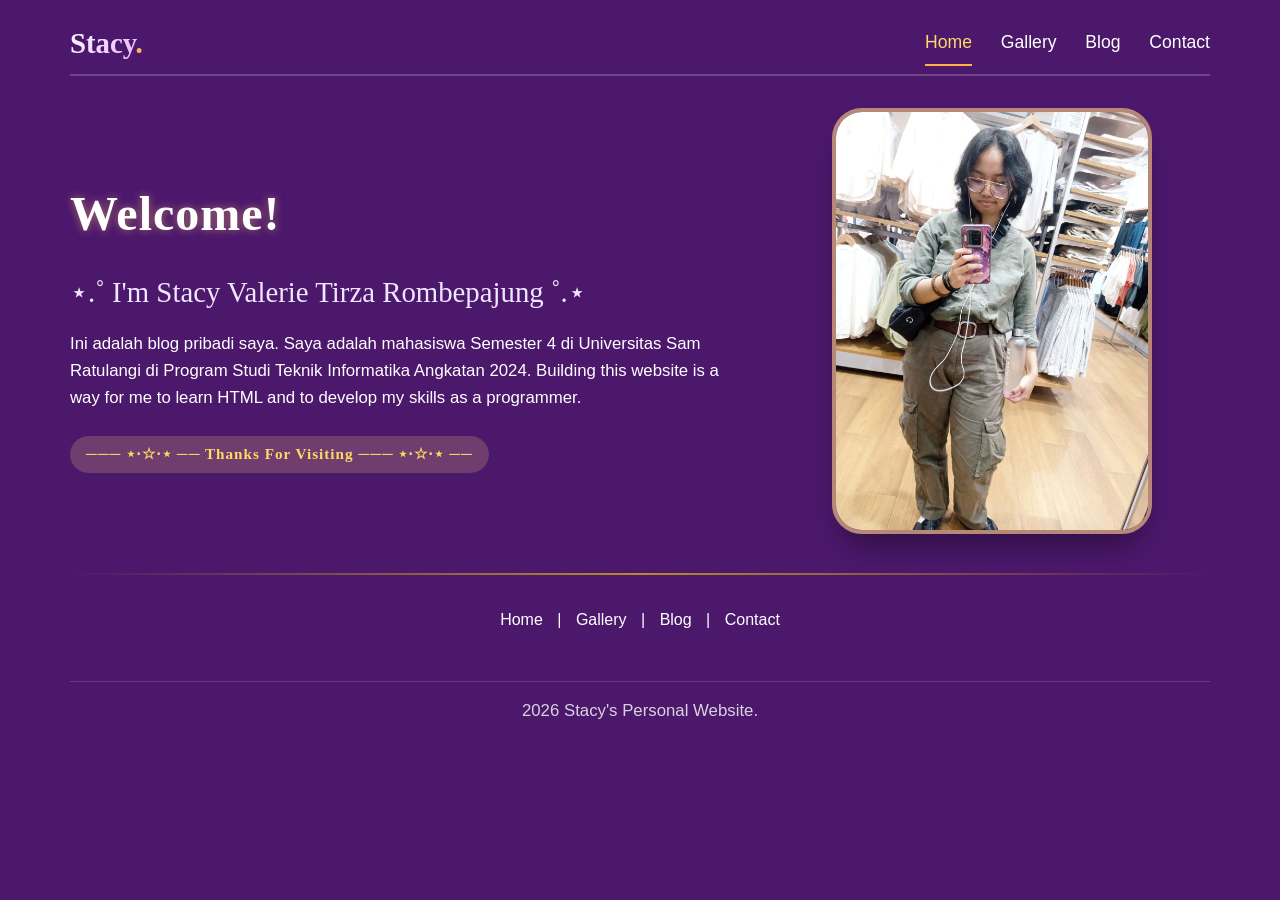
<file: index.html>
<!DOCTYPE html>
<html lang="en">
<head>
    <meta charset="UTF-8">
    <meta name="viewport" content="width=device-width, initial-scale=1.0, user-scalable=yes">
    <title>Home | Stacy Valerie</title>
    <link rel="stylesheet" href="style.css">
</head>
<body>
    <div class="wrapper">
        <header>
            <div class="container header-flex">
                <div class="logo">
                    <span>Stacy<span class="dot">.</span></span>
                </div>
                <nav class="main-nav" id="mainNav">
                    <a href="index.html" class="active">Home</a>
                    <a href="gallery.html">Gallery</a>
                    <a href="blog.html">Blog</a>
                    <a href="contact.html">Contact</a>
                    <button class="mobile-close" id="closeMenu" aria-label="Close menu">✕</button>
                </nav>
                <button class="mobile-menu-toggle" id="menuToggle" aria-label="Open menu">☰</button>
            </div>
        </header>

        <main>
            <div class="container">
                <div class="hero-grid">
                    <div class="hero-text">
                        <h1 class="glow-text">Welcome!</h1>
                        <h2>⋆.˚ I'm Stacy Valerie Tirza Rombepajung ˚.⋆</h2>
                        <p>Ini adalah blog pribadi saya. Saya adalah mahasiswa Semester 4 di Universitas Sam Ratulangi di Program Studi Teknik Informatika Angkatan 2024. Building this website is a way for me to learn HTML and to develop my skills as a programmer.</p>
                        <div class="highlight-box">
                            <h3> ─── ⋆⋅☆⋅⋆ ── Thanks For Visiting ─── ⋆⋅☆⋅⋆ ── </h3>
                        </div>
                    </div>
                    <div class="hero-image">
                        <img src="web-img/pfp.jpeg" alt="Stacy profile picture" class="profile-img">
                    </div>
                </div>
            </div>
        </main>

        <hr class="section-divider">

        <div class="bottom-nav">
            <a href="index.html">Home</a> |
            <a href="gallery.html">Gallery</a> |
            <a href="blog.html">Blog</a> |
            <a href="contact.html">Contact</a>
        </div>

        <footer>
            <div class="container">
                <p>2026 Stacy's Personal Website.</p>
            </div>
        </footer>
    </div>

    <script src="script.js"></script>
</body>
</html>
</file>
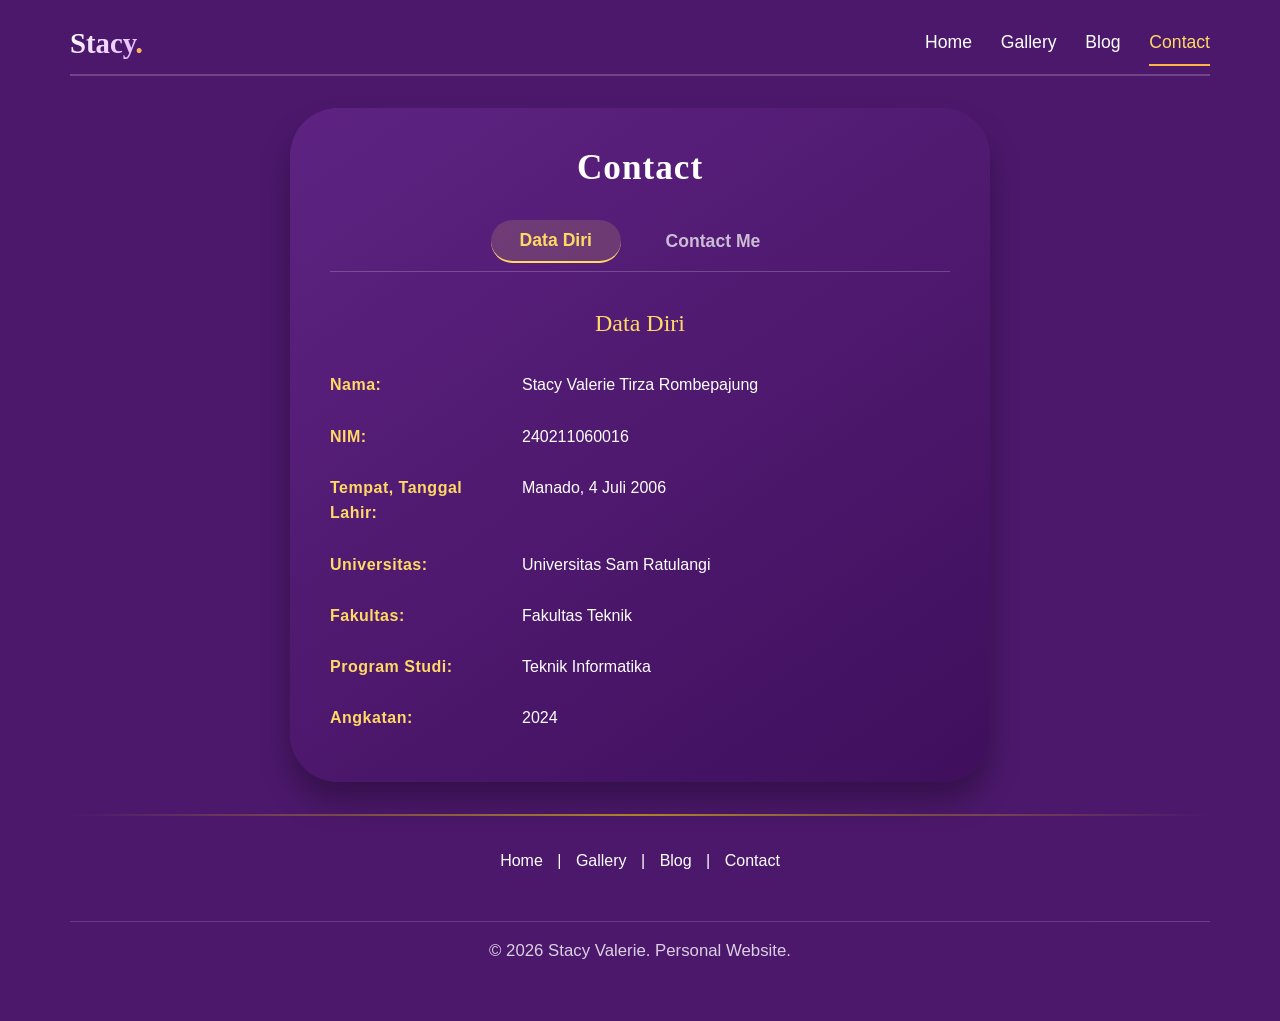
<file: contact.html>
<!DOCTYPE html>
<html lang="en">
<head>
    <meta charset="UTF-8">
    <meta name="viewport" content="width=device-width, initial-scale=1.0, user-scalable=yes">
    <title>Contact | Stacy Valerie</title>
    <link rel="stylesheet" href="style.css">
</head>
<body>
    <div class="wrapper">
        <header>
            <div class="container header-flex">
                <div class="logo">
                    <span>Stacy<span class="dot">.</span></span>
                </div>
                <nav class="main-nav" id="mainNav">
                    <a href="index.html">Home</a>
                    <a href="gallery.html">Gallery</a>
                    <a href="blog.html">Blog</a>
                    <a href="contact.html" class="active">Contact</a>
                    <button class="mobile-close" id="closeMenu" aria-label="Close menu">✕</button>
                </nav>
                <button class="mobile-menu-toggle" id="menuToggle" aria-label="Open menu">☰</button>
            </div>
        </header>

        <main>
            <div class="container">
                <div class="contact-card">
                    <h1 style="margin-bottom: 1rem; text-align: center;">Contact</h1>
                    
                    <!-- TAB BUTTONS -->
                    <div class="tab-buttons">
                        <button class="tab-btn active" data-tab="tab1">Data Diri</button>
                        <button class="tab-btn" data-tab="tab2">Contact Me</button>
                    </div>
                    
                    <!-- TAB 1: DATA DIRI -->
                    <div id="tab1" class="tab-content active">
                        <h2>Data Diri</h2>
                        <div class="contact-detail">
                            <div class="contact-label">Nama:</div>
                            <div class="contact-value">Stacy Valerie Tirza Rombepajung</div>
                        </div>
                        <div class="contact-detail">
                            <div class="contact-label">NIM:</div>
                            <div class="contact-value">240211060016</div>
                        </div>
                        <div class="contact-detail">
                            <div class="contact-label">Tempat, Tanggal Lahir:</div>
                            <div class="contact-value">Manado, 4 Juli 2006</div>
                        </div>
                        <div class="contact-detail">
                            <div class="contact-label">Universitas:</div>
                            <div class="contact-value">Universitas Sam Ratulangi</div>
                        </div>
                        <div class="contact-detail">
                            <div class="contact-label">Fakultas:</div>
                            <div class="contact-value">Fakultas Teknik</div>
                        </div>
                        <div class="contact-detail">
                            <div class="contact-label">Program Studi:</div>
                            <div class="contact-value">Teknik Informatika</div>
                        </div>
                        <div class="contact-detail">
                            <div class="contact-label">Angkatan:</div>
                            <div class="contact-value">2024</div>
                        </div>
                    </div>
                    
                    <!-- TAB 2: CONTACT ME -->
                    <div id="tab2" class="tab-content">
                        <h2>Contact Me</h2>
                        <div class="contact-detail">
                            <div class="contact-label">Email:</div>
                            <div class="contact-value">stacyrombepajung06@gmail.com</div>
                        </div>
                        <div class="contact-detail">
                            <div class="contact-label">Instagram:</div>
                            <div class="contact-value">@stcy__.__.____</div>
                        </div>
                        <div class="contact-detail">
                            <div class="contact-label">WhatsApp:</div>
                            <div class="contact-value">+62-823-4879-5241</div>
                        </div>
                        <div class="contact-detail">
                            <div class="contact-label">LinkedIn:</div>
                            <div class="contact-value">
                                <a href="https://www.linkedin.com/in/stacy-rombepajung/" target="_blank" class="contact-link">linkedin.com/in/stacy-rombepajung</a>
                            </div>
                        </div>
                    </div>
                </div>
            </div>
        </main>

        <hr class="section-divider">

        <div class="bottom-nav">
            <a href="index.html">Home</a> |
            <a href="gallery.html">Gallery</a> |
            <a href="blog.html">Blog</a> |
            <a href="contact.html">Contact</a>
        </div>

        <footer>
            <div class="container">
                <p>&copy; 2025 Stacy Valerie. Personal Website.</p>
            </div>
        </footer>
    </div>

    <script src="script.js"></script>
</body>
</html>
</file>
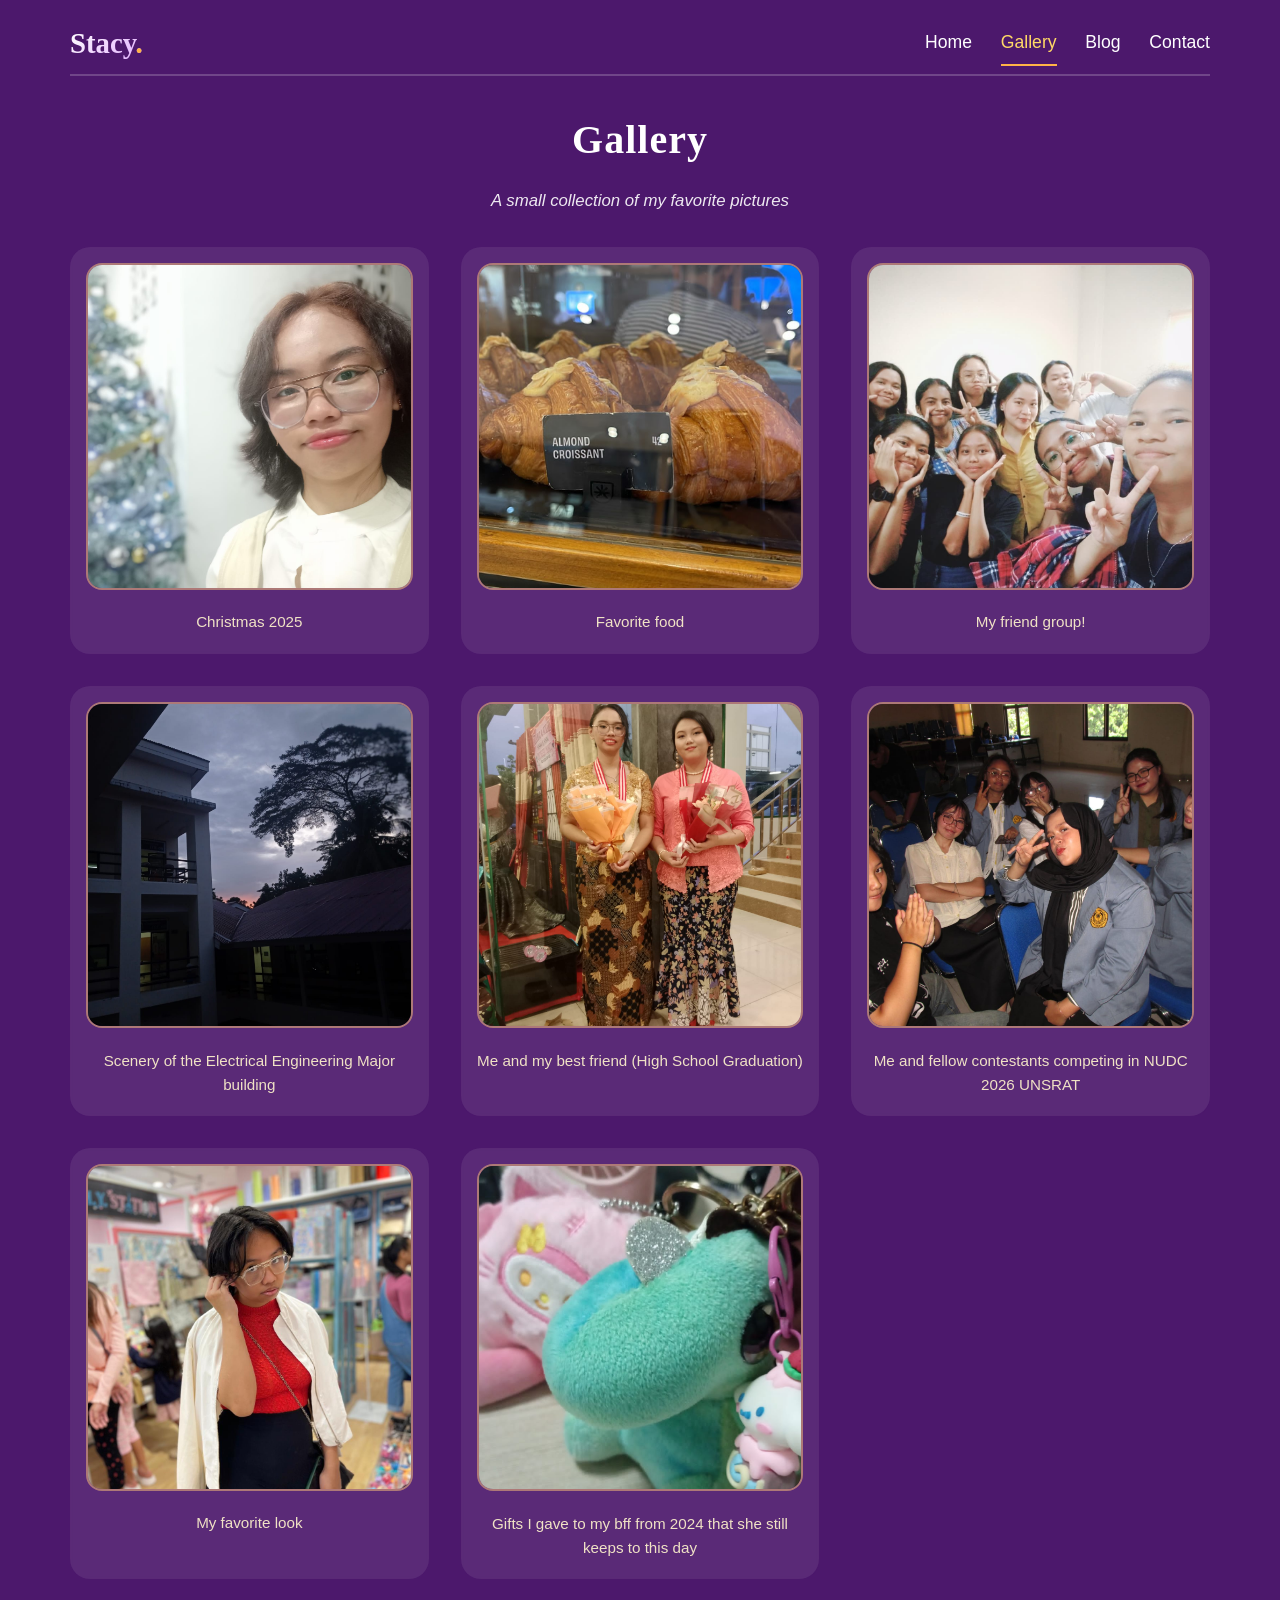
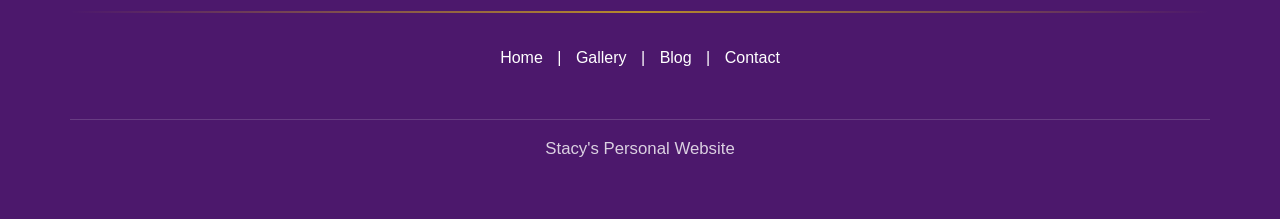
<file: gallery.html>
<!DOCTYPE html>
<html lang="en">
<head>
    <meta charset="UTF-8">
    <meta name="viewport" content="width=device-width, initial-scale=1.0, user-scalable=yes">
    <title>Gallery | Stacy Valerie</title>
    <link rel="stylesheet" href="style.css">
</head>
<body>
    <div class="wrapper">
        <header>
            <div class="container header-flex">
                <div class="logo">
                    <span>Stacy<span class="dot">.</span></span>
                </div>
                <nav class="main-nav" id="mainNav">
                    <a href="index.html">Home</a>
                    <a href="gallery.html" class="active">Gallery</a>
                    <a href="blog.html">Blog</a>
                    <a href="contact.html">Contact</a>
                    <button class="mobile-close" id="closeMenu" aria-label="Close menu">✕</button>
                </nav>
                <button class="mobile-menu-toggle" id="menuToggle" aria-label="Open menu">☰</button>
            </div>
        </header>

        <main>
            <div class="container">
                <h1 class="gallery-title">Gallery</h1>
                <p class="gallery-sub">A small collection of my favorite pictures</p>

                <div class="gallery-grid">
                    <!-- TEMPLATE CARD - Copy paste block ini untuk menambah foto baru -->
                    <!-- 
                    <div class="gallery-card">
                        <img src="web-img/namafoto.jpg" alt="Deskripsi foto" class="gallery-img">
                        <div class="gallery-caption">Judul/Caption Foto</div>
                    </div>
                    -->
                    
                    <!-- BARIS 1 -->
                    <div class="gallery-card">
                        <img src="web-img/christmas.jpeg" alt="Christmas 2025 celebration" class="gallery-img">
                        <div class="gallery-caption">Christmas 2025</div>
                    </div>
                    
                    <div class="gallery-card">
                        <img src="web-img/croissant.jpeg" alt="Favorite food croissant" class="gallery-img">
                        <div class="gallery-caption">Favorite food</div>
                    </div>
                    
                    <!-- BARIS 2 -->
                    <div class="gallery-card">
                        <img src="web-img/friends.jpeg" alt="Friend group photo" class="gallery-img">
                        <div class="gallery-caption">My friend group!</div>
                    </div>
                    
                    <div class="gallery-card">
                        <img src="web-img/jte.jpeg" alt="Scenery of Electrical Engineering building" class="gallery-img">
                        <div class="gallery-caption">Scenery of the Electrical Engineering Major building</div>
                    </div>
                    
                    <!-- BARIS 3 -->
                    <div class="gallery-card">
                        <img src="web-img/bestie.jpeg" alt="Best friend from high school graduation" class="gallery-img">
                        <div class="gallery-caption">Me and my best friend (High School Graduation)</div>
                    </div>
                    
                    <div class="gallery-card">
                        <img src="web-img/nudc.jpeg" alt="NUDC 2026 competition contestants" class="gallery-img">
                        <div class="gallery-caption">Me and fellow contestants competing in NUDC 2026 UNSRAT</div>
                    </div>
                    
                    <!-- BARIS 4 -->
                    <div class="gallery-card">
                        <img src="web-img/fave-pic.jpeg" alt="Favorite look photo" class="gallery-img">
                        <div class="gallery-caption">My favorite look</div>
                    </div>
                    
                    <div class="gallery-card">
                        <img src="web-img/toys.jpeg" alt="Gifts for best friend" class="gallery-img">
                        <div class="gallery-caption">Gifts I gave to my bff from 2024 that she still keeps to this day</div>
                    </div>

                    <!-- =============================================== -->
                    <!-- TEMPAT UNTUK MENAMBAH FOTO BARU - Copy block di bawah ini -->
                    <!-- =============================================== -->
                    
                    <!-- Contoh tambahan foto baru - hapus comment untuk aktifkan -->
                    <!--
                    <div class="gallery-card">
                        <img src="web-img/foto-baru-1.jpg" alt="Deskripsi foto baru 1" class="gallery-img">
                        <div class="gallery-caption">Caption untuk foto baru 1</div>
                    </div>
                    
                    <div class="gallery-card">
                        <img src="web-img/foto-baru-2.jpg" alt="Deskripsi foto baru 2" class="gallery-img">
                        <div class="gallery-caption">Caption untuk foto baru 2</div>
                    </div>
                    
                    <div class="gallery-card">
                        <img src="web-img/foto-baru-3.jpg" alt="Deskripsi foto baru 3" class="gallery-img">
                        <div class="gallery-caption">Caption untuk foto baru 3</div>
                    </div>
                    -->
                </div>
            </div>
        </main>

        <hr class="section-divider">

        <div class="bottom-nav">
            <a href="index.html">Home</a> |
            <a href="gallery.html">Gallery</a> |
            <a href="blog.html">Blog</a> |
            <a href="contact.html">Contact</a>
        </div>

        <footer>
            <div class="container">
                <p> Stacy's Personal Website </p>
            </div>
        </footer>
    </div>

    <!-- LIGHTBOX / FULL PHOTO MODAL -->
    <div id="lightbox" class="lightbox">
        <span class="lightbox-close">&times;</span>
        <img class="lightbox-content" id="lightbox-img">
        <div id="lightbox-caption" class="lightbox-caption"></div>
    </div>

    <script src="script.js"></script>
</body>
</html>
</file>
<file: style.css>
/* ===== RESET & GLOBAL ===== */
* {
    margin: 0;
    padding: 0;
    box-sizing: border-box;
}

body {
    background-color: #4C186C;
    color: white;
    font-family: 'Lucida Grande', 'Lucida Sans', Arial, sans-serif;
    line-height: 1.6;
    min-height: 100vh;
}

.wrapper {
    max-width: 1200px;
    margin: 0 auto;
    padding: 20px 30px 40px;
    background-color: #4C186C;
}

/* ===== TYPOGRAPHY ===== */
h1, h2, h3, h4, h5, h6 {
    font-family: Georgia, 'Times New Roman', Times, serif;
}

h1 {
    font-size: 3rem;
    margin-bottom: 1rem;
    letter-spacing: 1px;
}

h2 {
    font-size: 1.8rem;
    margin-bottom: 1rem;
    font-weight: 500;
    color: #f0e6ff;
}

h3 {
    font-size: 1.4rem;
    margin: 1.5rem 0 0.5rem;
    color: #ffd966;
}

p {
    margin-bottom: 1rem;
    font-size: 1.05rem;
    font-family: 'Lucida Grande', 'Lucida Sans', Arial, sans-serif;
}

/* ===== HEADER & NAVIGATION ===== */
header {
    margin-bottom: 2rem;
    border-bottom: 2px solid rgba(255, 255, 255, 0.2);
    padding-bottom: 0.5rem;
}

.header-flex {
    display: flex;
    justify-content: space-between;
    align-items: center;
    flex-wrap: wrap;
}

.logo span {
    font-size: 1.8rem;
    font-weight: bold;
    background: linear-gradient(135deg, #fff, #e2b0ff);
    -webkit-background-clip: text;
    background-clip: text;
    color: transparent;
    font-family: Georgia, 'Times New Roman', Times, serif;
}

.logo .dot {
    color: #ffb347;
    background: none;
    -webkit-background-clip: unset;
    background-clip: unset;
}

.main-nav {
    display: flex;
    gap: 1.8rem;
    align-items: center;
}

.main-nav a {
    color: white;
    text-decoration: none;
    font-size: 1.1rem;
    font-weight: 500;
    padding: 0.5rem 0;
    transition: all 0.3s ease;
    border-bottom: 2px solid transparent;
    font-family: 'Lucida Grande', 'Lucida Sans', Arial, sans-serif;
}

.main-nav a:hover {
    border-bottom-color: #ffb347;
    transform: translateY(-2px);
}

.main-nav a.active {
    border-bottom-color: #ffb347;
    color: #ffd966;
}

/* mobile menu elements (hidden by default) */
.mobile-menu-toggle {
    display: none;
    background: none;
    border: 2px solid white;
    color: white;
    font-size: 1.8rem;
    cursor: pointer;
    padding: 0 12px;
    border-radius: 8px;
    background-color: rgba(255,255,255,0.1);
    font-family: 'Lucida Grande', 'Lucida Sans', Arial, sans-serif;
}

.mobile-close {
    display: none;
}

/* ===== HERO SECTION (index) ===== */
.hero-grid {
    display: flex;
    gap: 3rem;
    align-items: center;
    flex-wrap: wrap;
    margin: 1rem 0 2rem;
}

.hero-text {
    flex: 1.5;
    min-width: 250px;
}

.hero-image {
    flex: 1;
    text-align: center;
}

.profile-img {
    width: 100%;
    max-width: 320px;
    border-radius: 30px;
    box-shadow: 0 20px 30px -10px rgba(0, 0, 0, 0.4);
    border: 4px solid rgba(255, 210, 128, 0.6);
    transition: transform 0.3s;
}

.profile-img:hover {
    transform: scale(1.02);
}

/* ===== HIGHLIGHT BOX (Thanks For Visiting) ===== */
.highlight-box {
    background: rgba(255, 215, 120, 0.2);
    padding: 0.4rem 1rem;
    border-radius: 40px;
    display: inline-block;
    margin-top: 0.5rem;
    backdrop-filter: blur(4px);
}

.highlight-box h3 {
    font-size: 0.95rem;
    margin: 0;
    color: #ffd966;
    letter-spacing: 1px;
    font-family: Georgia, 'Times New Roman', Times, serif;
}

.glow-text {
    text-shadow: 0 0 8px rgba(255, 200, 100, 0.5);
}

/* ===== GALLERY PAGE STYLES ===== */
.gallery-title {
    text-align: center;
    font-size: 2.5rem;
    margin-top: 0;
}

.gallery-sub {
    text-align: center;
    margin-bottom: 2rem;
    font-style: italic;
    opacity: 0.9;
}

.gallery-grid {
    display: grid;
    grid-template-columns: repeat(auto-fill, minmax(280px, 1fr));
    gap: 2rem;
    margin: 2rem 0;
}

.gallery-card {
    background: rgba(255, 255, 255, 0.08);
    border-radius: 20px;
    padding: 1rem 1rem 1.2rem;
    text-align: center;
    transition: all 0.25s ease;
    backdrop-filter: blur(2px);
    cursor: pointer;
    position: relative;
}

.gallery-card:hover {
    background: rgba(255, 255, 255, 0.15);
    transform: translateY(-5px);
    box-shadow: 0 15px 25px rgba(0,0,0,0.2);
}

.gallery-card:hover::after {
    opacity: 1;
}

.gallery-card::after {
    content: "🔍";
    position: absolute;
    bottom: 60px;
    right: 15px;
    background: rgba(0, 0, 0, 0.6);
    padding: 5px 8px;
    border-radius: 30px;
    font-size: 12px;
    opacity: 0;
    transition: opacity 0.3s;
    pointer-events: none;
    font-family: 'Lucida Grande', 'Lucida Sans', Arial, sans-serif;
}

.gallery-img {
    width: 100%;
    aspect-ratio: 1 / 1;
    object-fit: cover;
    border-radius: 16px;
    margin-bottom: 0.8rem;
    border: 2px solid rgba(255, 200, 120, 0.5);
}

.gallery-caption {
    font-weight: 500;
    font-size: 0.95rem;
    color: #f0e2c5;
    font-family: 'Lucida Grande', 'Lucida Sans', Arial, sans-serif;
}

/* ===== BLOG PAGE VIDEO STYLES ===== */
.blog-container {
    max-width: 900px;
    margin: 0 auto;
}

.blog-entry {
    background: rgba(0, 0, 0, 0.2);
    border-radius: 24px;
    padding: 1.5rem;
    margin-bottom: 2.5rem;
    transition: 0.2s;
    border-left: 5px solid #ffb347;
}

.blog-entry h3 {
    margin-top: 0;
    color: #ffdf9c;
}

.video-row {
    display: flex;
    flex-wrap: wrap;
    gap: 1.5rem;
    margin: 1rem 0;
    align-items: flex-start;
}

.video-item {
    flex: 1;
    min-width: 250px;
}

.blog-video {
    width: 100%;
    max-width: 450px;
    border-radius: 16px;
    box-shadow: 0 5px 15px rgba(0,0,0,0.3);
    background: #2c0e41;
}

.blog-text {
    margin-top: 0.8rem;
}

/* ===== CONTACT PAGE STYLES ===== */
.contact-card {
    max-width: 700px;
    margin: 2rem auto;
    background: linear-gradient(145deg, #5e2382, #3f0f5c);
    border-radius: 48px;
    padding: 2rem 2.5rem;
    text-align: left;
    box-shadow: 0 20px 30px rgba(0,0,0,0.3);
}

.contact-card h1 {
    font-size: 2.2rem;
    margin-bottom: 1rem;
    text-align: center;
}

/* TAB BUTTONS STYLES */
.tab-buttons {
    display: flex;
    gap: 1rem;
    justify-content: center;
    margin: 1.5rem 0 2rem;
    border-bottom: 1px solid rgba(255, 255, 255, 0.2);
    padding-bottom: 0.5rem;
}

.tab-btn {
    background: transparent;
    border: none;
    color: rgba(255, 255, 255, 0.7);
    font-size: 1.1rem;
    font-weight: 600;
    padding: 0.6rem 1.8rem;
    cursor: pointer;
    transition: all 0.3s ease;
    border-radius: 30px;
    font-family: 'Lucida Grande', 'Lucida Sans', Arial, sans-serif;
}

.tab-btn:hover {
    color: white;
    background: rgba(255, 255, 255, 0.1);
}

.tab-btn.active {
    color: #ffd966;
    background: rgba(255, 217, 102, 0.15);
    border-bottom: 2px solid #ffd966;
}

.tab-content {
    display: none;
    animation: fadeInTab 0.3s ease;
}

.tab-content.active {
    display: block;
}

.tab-content h2 {
    text-align: center;
    margin-bottom: 1.5rem;
    color: #ffd966;
    font-size: 1.5rem;
    font-family: Georgia, 'Times New Roman', Times, serif;
}

@keyframes fadeInTab {
    from {
        opacity: 0;
        transform: translateY(10px);
    }
    to {
        opacity: 1;
        transform: translateY(0);
    }
}

/* CONTACT DETAIL - DENGAN ":" SEJAJAR DAN ADA SPASI */
.contact-detail {
    margin: 0.8rem 0;
    padding: 0.4rem 0;
    display: flex;
    flex-wrap: wrap;
    align-items: baseline;
}

.contact-label {
    width: 180px;
    flex-shrink: 0;
    font-weight: 600;
    font-size: 1rem;
    color: #ffd966;
    letter-spacing: 0.5px;
    font-family: 'Lucida Grande', 'Lucida Sans', Arial, sans-serif;
}

.contact-value {
    font-size: 1rem;
    color: white;
    word-break: break-word;
    flex: 1;
    font-family: 'Lucida Grande', 'Lucida Sans', Arial, sans-serif;
    padding-left: 12px;  /* SPASI SETELAH ":" */
}

/* Contact link styles */
.contact-link {
    color: #ffd966;
    text-decoration: none;
    transition: all 0.2s ease;
    font-family: 'Lucida Grande', 'Lucida Sans', Arial, sans-serif;
}

.contact-link:hover {
    color: white;
    text-decoration: underline;
}

/* Contact link styles */
.contact-link {
    color: #ffd966;
    text-decoration: none;
    transition: all 0.2s ease;
    font-family: 'Lucida Grande', 'Lucida Sans', Arial, sans-serif;
}

.contact-link:hover {
    color: white;
    text-decoration: underline;
}

/* ===== TAB BUTTONS STYLES ===== */
.tab-buttons {
    display: flex;
    gap: 1rem;
    justify-content: center;
    margin: 1.5rem 0 2rem;
    border-bottom: 1px solid rgba(255, 255, 255, 0.2);
    padding-bottom: 0.5rem;
}

.tab-btn {
    background: transparent;
    border: none;
    color: rgba(255, 255, 255, 0.7);
    font-size: 1.1rem;
    font-weight: 600;
    padding: 0.6rem 1.8rem;
    cursor: pointer;
    transition: all 0.3s ease;
    border-radius: 30px;
    font-family: 'Lucida Grande', 'Lucida Sans', Arial, sans-serif;
}

.tab-btn:hover {
    color: white;
    background: rgba(255, 255, 255, 0.1);
}

.tab-btn.active {
    color: #ffd966;
    background: rgba(255, 217, 102, 0.15);
    border-bottom: 2px solid #ffd966;
}

.tab-content {
    display: none;
    animation: fadeInTab 0.3s ease;
}

.tab-content.active {
    display: block;
}

.tab-content h2 {
    text-align: center;
    margin-bottom: 1.5rem;
    color: #ffd966;
    font-size: 1.5rem;
    font-family: Georgia, 'Times New Roman', Times, serif;
}

@keyframes fadeInTab {
    from {
        opacity: 0;
        transform: translateY(10px);
    }
    to {
        opacity: 1;
        transform: translateY(0);
    }
}

/* ===== LIGHTBOX / FULL PHOTO MODAL ===== */
.lightbox {
    display: none;
    position: fixed;
    z-index: 2000;
    left: 0;
    top: 0;
    width: 100%;
    height: 100%;
    background-color: rgba(0, 0, 0, 0.95);
    backdrop-filter: blur(8px);
    cursor: pointer;
    animation: fadeInLightbox 0.3s ease;
}

@keyframes fadeInLightbox {
    from { opacity: 0; }
    to { opacity: 1; }
}

.lightbox-content {
    display: block;
    max-width: 90%;
    max-height: 85%;
    margin: auto;
    position: absolute;
    top: 50%;
    left: 50%;
    transform: translate(-50%, -50%);
    border-radius: 16px;
    box-shadow: 0 0 30px rgba(0, 0, 0, 0.5);
    border: 3px solid rgba(255, 255, 255, 0.3);
    object-fit: contain;
}

.lightbox-caption {
    position: absolute;
    bottom: 30px;
    left: 0;
    right: 0;
    text-align: center;
    color: white;
    font-size: 1.1rem;
    padding: 12px 20px;
    background: rgba(0, 0, 0, 0.7);
    border-radius: 40px;
    width: fit-content;
    margin: 0 auto;
    font-weight: 500;
    backdrop-filter: blur(4px);
    font-family: 'Lucida Grande', 'Lucida Sans', Arial, sans-serif;
}

.lightbox-close {
    position: absolute;
    top: 25px;
    right: 35px;
    color: white;
    font-size: 45px;
    font-weight: bold;
    cursor: pointer;
    transition: 0.3s;
    z-index: 2001;
    font-family: 'Lucida Grande', 'Lucida Sans', Arial, sans-serif;
}

.lightbox-close:hover {
    color: #ffb347;
    transform: scale(1.1);
}

/* ===== GENERAL COMPONENTS ===== */
.section-divider {
    margin: 2rem 0;
    border: 0;
    height: 2px;
    background: linear-gradient(to right, transparent, rgba(255,215,0,0.6), transparent);
}

.bottom-nav {
    text-align: center;
    margin: 1rem 0 1.5rem;
    font-size: 1rem;
    word-spacing: 5px;
}

.bottom-nav a {
    color: white;
    text-decoration: none;
    margin: 0 5px;
    font-weight: 500;
    font-family: 'Lucida Grande', 'Lucida Sans', Arial, sans-serif;
}

.bottom-nav a:hover {
    text-decoration: underline;
    color: #ffcd7e;
}

footer {
    text-align: center;
    margin-top: 3rem;
    padding-top: 1rem;
    border-top: 1px solid rgba(255,255,255,0.2);
    font-size: 0.85rem;
    opacity: 0.8;
}

footer p {
    font-family: 'Lucida Grande', 'Lucida Sans', Arial, sans-serif;
}

/* ===== RESPONSIVE DESIGN ===== */
@media (max-width: 768px) {
    .wrapper {
        padding: 15px 20px 30px;
    }
    
    h1 {
        font-size: 2.2rem;
    }
    
    h2 {
        font-size: 1.4rem;
    }
    
    .hero-grid {
        flex-direction: column-reverse;
        text-align: center;
        gap: 1rem;
    }
    
    .hero-text {
        text-align: center;
    }
    
    /* mobile navigation */
    .main-nav {
        position: fixed;
        top: 0;
        right: -280px;
        width: 260px;
        height: 100vh;
        background: #2c0c44;
        flex-direction: column;
        justify-content: center;
        gap: 2rem;
        transition: right 0.3s ease;
        z-index: 1000;
        box-shadow: -5px 0 20px rgba(0,0,0,0.4);
        padding: 2rem;
        align-items: center;
    }
    
    .main-nav.open {
        right: 0;
    }
    
    .mobile-menu-toggle {
        display: block;
    }
    
    .mobile-close {
        display: block;
        background: none;
        border: none;
        color: white;
        font-size: 1.8rem;
        position: absolute;
        top: 20px;
        right: 20px;
        cursor: pointer;
        font-family: 'Lucida Grande', 'Lucida Sans', Arial, sans-serif;
    }
    
    .main-nav a {
        font-size: 1.4rem;
    }
    
    .gallery-grid {
        grid-template-columns: 1fr;
        gap: 1.5rem;
    }
    
    .video-row {
        flex-direction: column;
    }
    
    .blog-video {
        max-width: 100%;
    }
    
    .contact-card {
        padding: 1.5rem;
    }
}

@media (max-width: 480px) {
    .logo span {
        font-size: 1.4rem;
    }
    
    .gallery-img {
        aspect-ratio: 4/3;
    }
    
    .blog-entry {
        padding: 1rem;
    }
}

/* ===== ANIMATIONS ===== */
@keyframes fadeIn {
    from { opacity: 0; transform: translateY(15px);}
    to { opacity: 1; transform: translateY(0);}
}

.hero-grid, .gallery-card, .blog-entry, .contact-card {
    animation: fadeIn 0.6s ease forwards;
}
</file>
